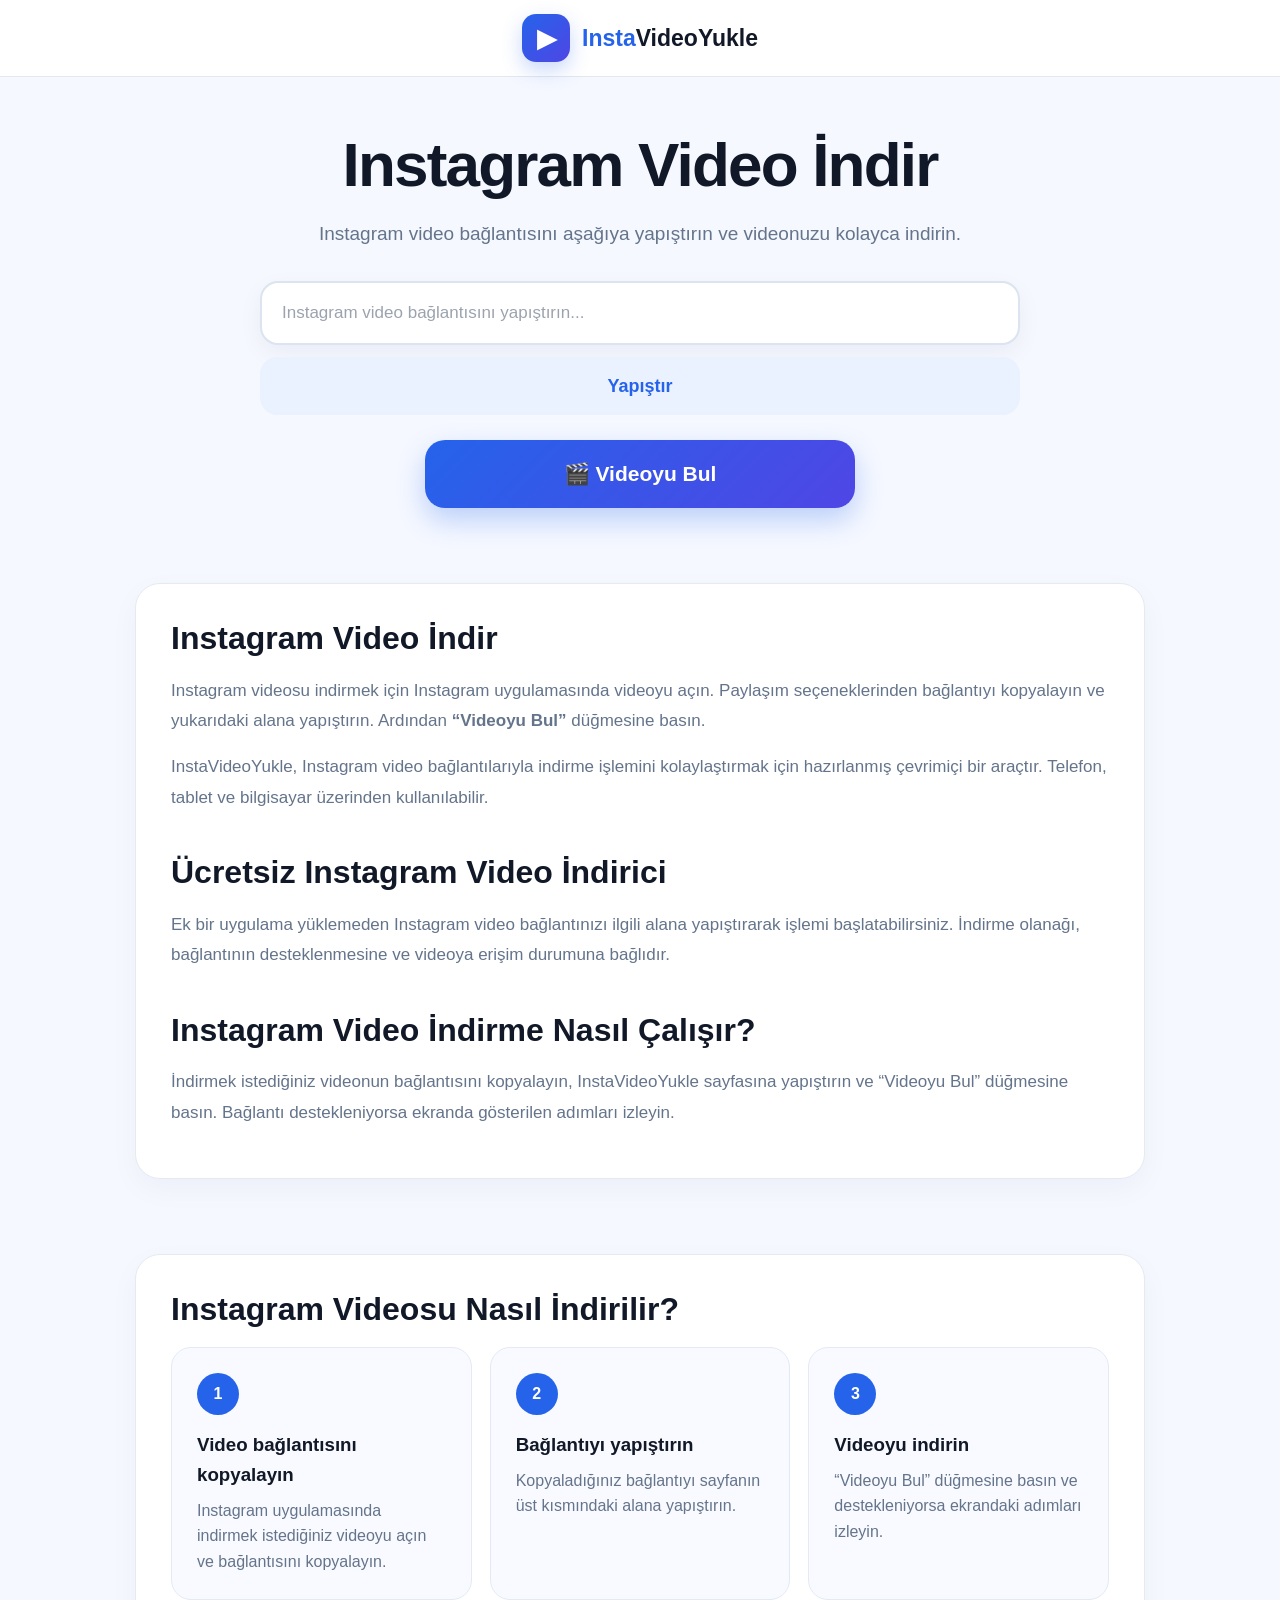
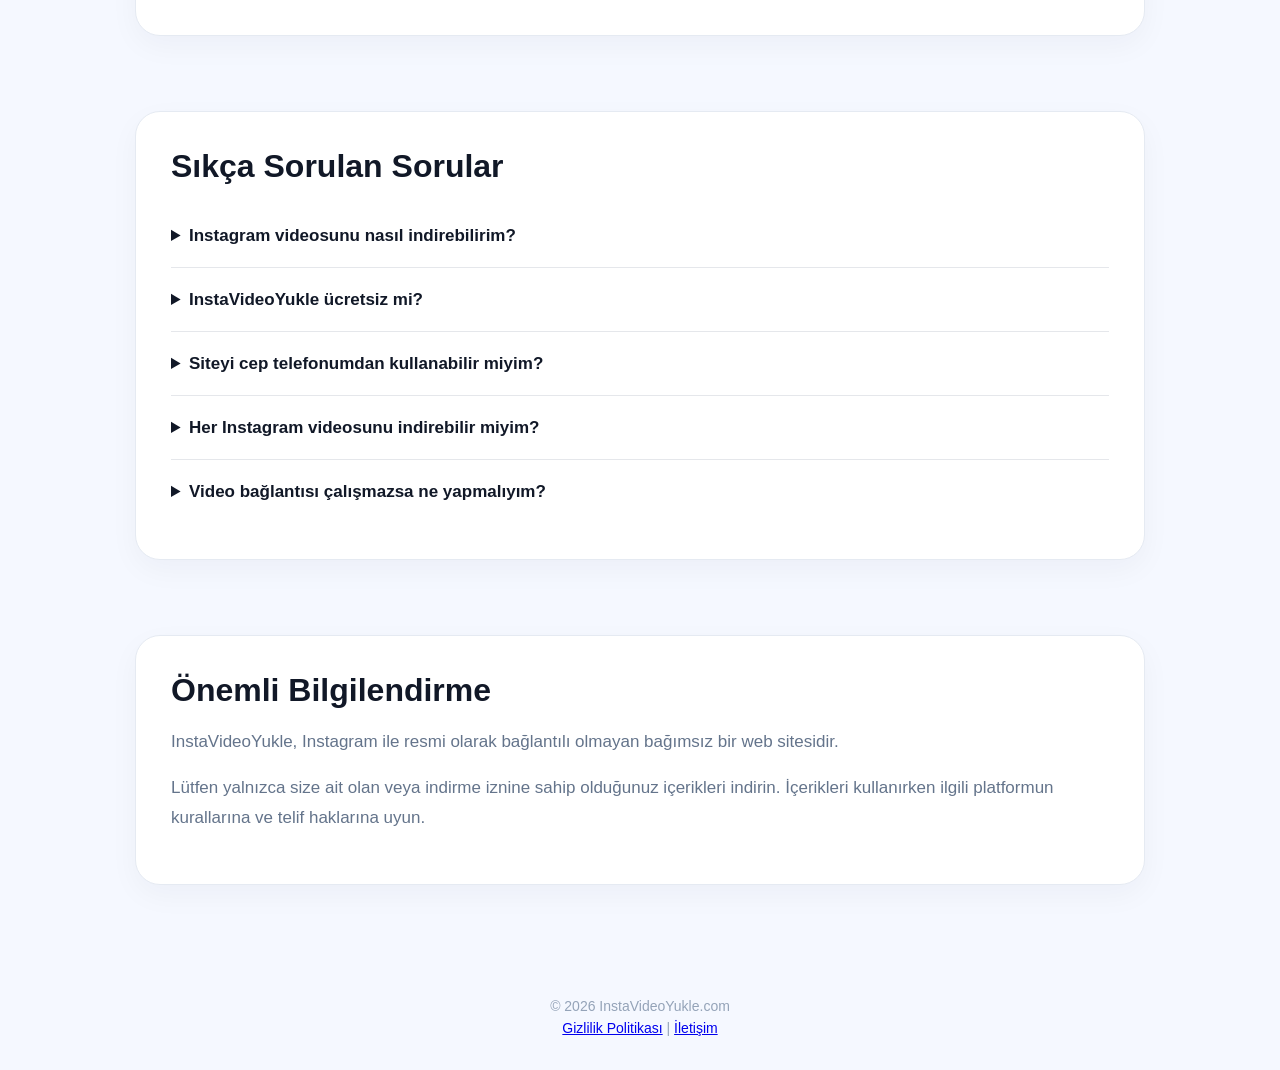
<file: index.html>
<!DOCTYPE html>
<html lang="tr">
<head>
    <meta charset="UTF-8">
    <meta name="viewport" content="width=device-width, initial-scale=1.0">
    <meta name="theme-color" content="#111827">
    <title>Instagram Video İndir | Ücretsiz Instagram Video İndirici</title>
    <meta name="description" content="Instagram videolarını çevrimiçi indirin. Video bağlantısını yapıştırın ve videonuzu telefonunuza veya bilgisayarınıza kolayca indirin.">
    <meta name="robots" content="index, follow, max-image-preview:large">
    <link rel="canonical" href="https://instavideoyukle.com/">
    <meta property="og:type" content="website">
    <meta property="og:url" content="https://instavideoyukle.com/">
    <meta property="og:title" content="Instagram Video İndir | InstaVideoYukle">
    <meta property="og:description" content="Instagram videolarını çevrimiçi ve ücretsiz indirin. Bağlantıyı yapıştırın ve videonuzu indirin.">
    <meta property="og:site_name" content="InstaVideoYukle">
    <meta property="og:locale" content="tr_TR">
    <!-- AdSense kodu korundu -->
    <script async src="https://pagead2.googlesyndication.com/pagead/js/adsbygoogle.js?client=ca-pub-6558836379736589" crossorigin="anonymous"></script>
    <link rel="stylesheet" href="style.css">
    <link rel="icon" href="favicon.png" type="image/png">
    <script type="application/ld+json">
    {
      "@context": "https://schema.org",
      "@type": "WebApplication",
      "name": "InstaVideoYukle",
      "url": "https://instavideoyukle.com/",
      "description": "Instagram videolarını çevrimiçi indirmek için ücretsiz video indirme aracı.",
      "applicationCategory": "MultimediaApplication",
      "inLanguage": "tr",
      "operatingSystem": "Android, iOS, Windows, macOS, Linux",
      "offers": {
        "@type": "Offer",
        "price": "0",
        "priceCurrency": "TRY"
      }
    }
    </script>
</head>
<body>
<header class="header">
    <div class="logo">▶</div>
    <div class="brand"><span>Insta</span>VideoYukle</div>
</header>
<main>
    <section class="hero">
        <h1>Instagram Video İndir</h1>
        <p class="subtitle">Instagram video bağlantısını aşağıya yapıştırın ve videonuzu kolayca indirin.</p>
        <form id="downloadForm">
            <div class="input-container">
                <input
                    type="url"
                    id="urlInput"
                    name="url"
                    placeholder="Instagram video bağlantısını yapıştırın..."
                    autocomplete="off"
                    required
                >
                <button type="button" id="pasteBtn">Yapıştır</button>
            </div>
            <button type="submit" id="mainSubmitBtn" class="btn-primary">
                🎬 Videoyu Bul
            </button>
        </form>
        <div id="loading" style="display:none;">
            <div class="loader"></div>
            <p>Video hazırlanıyor...</p>
        </div>
        <div id="result" class="hidden">
            <div id="resultText"></div>
            <button type="button" id="downloadBtn" class="btn-primary hidden">
                ⬇️ Videoyu İndir
            </button>
        </div>
    </section>
    <section class="seo-content">
        <h2>Instagram Video İndir</h2>
        <p>Instagram videosu indirmek için Instagram uygulamasında videoyu açın. Paylaşım seçeneklerinden bağlantıyı kopyalayın ve yukarıdaki alana yapıştırın. Ardından <strong>“Videoyu Bul”</strong> düğmesine basın.</p>
        <p>InstaVideoYukle, Instagram video bağlantılarıyla indirme işlemini kolaylaştırmak için hazırlanmış çevrimiçi bir araçtır. Telefon, tablet ve bilgisayar üzerinden kullanılabilir.</p>
        <h2>Ücretsiz Instagram Video İndirici</h2>
        <p>Ek bir uygulama yüklemeden Instagram video bağlantınızı ilgili alana yapıştırarak işlemi başlatabilirsiniz. İndirme olanağı, bağlantının desteklenmesine ve videoya erişim durumuna bağlıdır.</p>
        <h2>Instagram Video İndirme Nasıl Çalışır?</h2>
        <p>İndirmek istediğiniz videonun bağlantısını kopyalayın, InstaVideoYukle sayfasına yapıştırın ve “Videoyu Bul” düğmesine basın. Bağlantı destekleniyorsa ekranda gösterilen adımları izleyin.</p>
    </section>
    <section class="how-it-works">
        <h2>Instagram Videosu Nasıl İndirilir?</h2>
        <div class="steps">
            <div class="step">
                <span class="step-number">1</span>
                <h3>Video bağlantısını kopyalayın</h3>
                <p>Instagram uygulamasında indirmek istediğiniz videoyu açın ve bağlantısını kopyalayın.</p>
            </div>
            <div class="step">
                <span class="step-number">2</span>
                <h3>Bağlantıyı yapıştırın</h3>
                <p>Kopyaladığınız bağlantıyı sayfanın üst kısmındaki alana yapıştırın.</p>
            </div>
            <div class="step">
                <span class="step-number">3</span>
                <h3>Videoyu indirin</h3>
                <p>“Videoyu Bul” düğmesine basın ve destekleniyorsa ekrandaki adımları izleyin.</p>
            </div>
        </div>
    </section>
    <section class="faq">
        <h2>Sıkça Sorulan Sorular</h2>
        <details>
            <summary>Instagram videosunu nasıl indirebilirim?</summary>
            <p>Video bağlantısını kopyalayın, bu sayfadaki alana yapıştırın ve “Videoyu Bul” düğmesine basın.</p>
        </details>
        <details>
            <summary>InstaVideoYukle ücretsiz mi?</summary>
            <p>InstaVideoYukle, video indirme aracını ücretsiz kullanabilmeniz amacıyla hazırlanmıştır.</p>
        </details>
        <details>
            <summary>Siteyi cep telefonumdan kullanabilir miyim?</summary>
            <p>Evet. Site cep telefonları, tabletler ve bilgisayarlarla kullanılabilecek şekilde tasarlanmıştır.</p>
        </details>
        <details>
            <summary>Her Instagram videosunu indirebilir miyim?</summary>
            <p>Her video desteklenmeyebilir. Özel hesaplar, erişim kısıtlamaları veya desteklenmeyen bağlantılar nedeniyle indirme başarısız olabilir.</p>
        </details>
        <details>
            <summary>Video bağlantısı çalışmazsa ne yapmalıyım?</summary>
            <p>Bağlantının doğru kopyalandığını kontrol edin. Sorun devam ederse bağlantı desteklenmiyor olabilir.</p>
        </details>
    </section>
    <section class="info">
        <h2>Önemli Bilgilendirme</h2>
        <p>InstaVideoYukle, Instagram ile resmi olarak bağlantılı olmayan bağımsız bir web sitesidir.</p>
        <p>Lütfen yalnızca size ait olan veya indirme iznine sahip olduğunuz içerikleri indirin. İçerikleri kullanırken ilgili platformun kurallarına ve telif haklarına uyun.</p>
    </section>
</main>
<footer>
    <p>© 2026 InstaVideoYukle.com</p>
    <p><a href="/privacy.html">Gizlilik Politikası</a> | <a href="/contact.html">İletişim</a></p>
</footer>
<script src="script.js"></script>
</body>
</html>
</file>
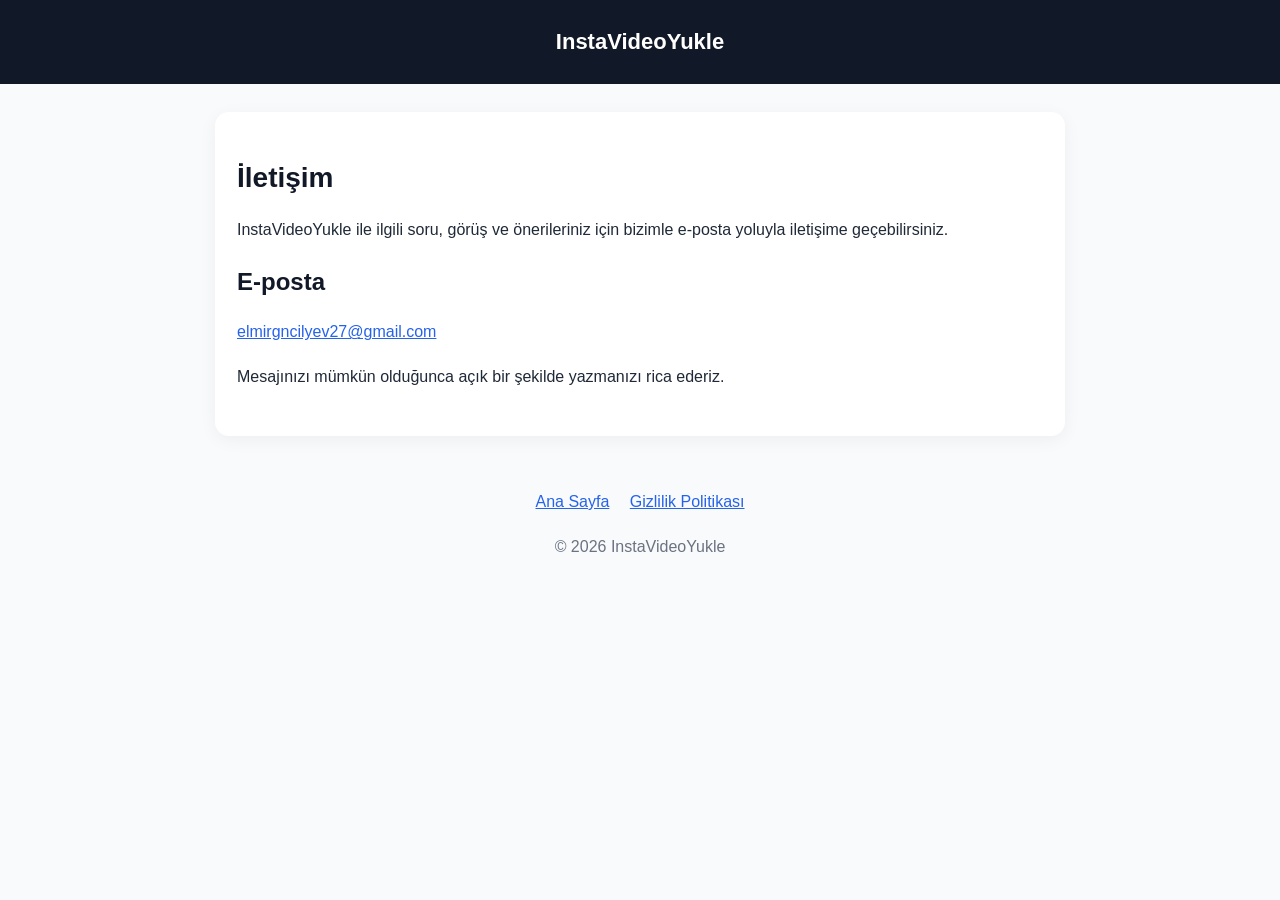
<file: contact.html>
<!DOCTYPE html>
<html lang="tr">
<head>
  <meta charset="UTF-8">
  <meta name="viewport" content="width=device-width, initial-scale=1.0">
  <meta name="robots" content="index, follow">
  <meta name="description" content="InstaVideoYukle iletişim sayfası. Sorularınız ve önerileriniz için bizimle iletişime geçin.">
  <title>İletişim | InstaVideoYukle</title>
  <link rel="canonical" href="https://instavideoyukle.com/contact.html">
  <meta name="theme-color" content="#111827">
  <style>
    * { box-sizing: border-box; }
    body {
      margin: 0;
      background: #f8fafc;
      color: #1f2937;
      font-family: Arial, sans-serif;
      line-height: 1.8;
    }
    header {
      background: #111827;
      color: white;
      padding: 22px 16px;
      text-align: center;
    }
    header a {
      color: white;
      text-decoration: none;
      font-weight: bold;
      font-size: 22px;
    }
    main {
      max-width: 850px;
      margin: 28px auto;
      padding: 28px 22px;
      background: white;
      border-radius: 14px;
      box-shadow: 0 4px 18px rgba(0,0,0,.05);
    }
    h1, h2 { color: #111827; line-height: 1.4; }
    h1 { font-size: 28px; }
    a { color: #2563eb; }
    footer {
      text-align: center;
      padding: 24px 16px;
      color: #6b7280;
    }
    footer a { margin: 0 8px; }
  </style>
</head>
<body>
  <header>
    <a href="https://instavideoyukle.com/">InstaVideoYukle</a>
  </header>
  <main>
    <h1>İletişim</h1>
    <p>InstaVideoYukle ile ilgili soru, görüş ve önerileriniz için bizimle e-posta yoluyla iletişime geçebilirsiniz.</p>
<h2>E-posta</h2>
<p>
  <a href="mailto:elmirgncilyev27@gmail.com">elmirgncilyev27@gmail.com</a>
</p>
<p>Mesajınızı mümkün olduğunca açık bir şekilde yazmanızı rica ederiz.</p>
  </main>
  <footer>
    <a href="https://instavideoyukle.com/">Ana Sayfa</a>
    <a href="https://instavideoyukle.com/privacy.html">Gizlilik Politikası</a>
    <p>© 2026 InstaVideoYukle</p>
  </footer>
</body>
</html>
</file>
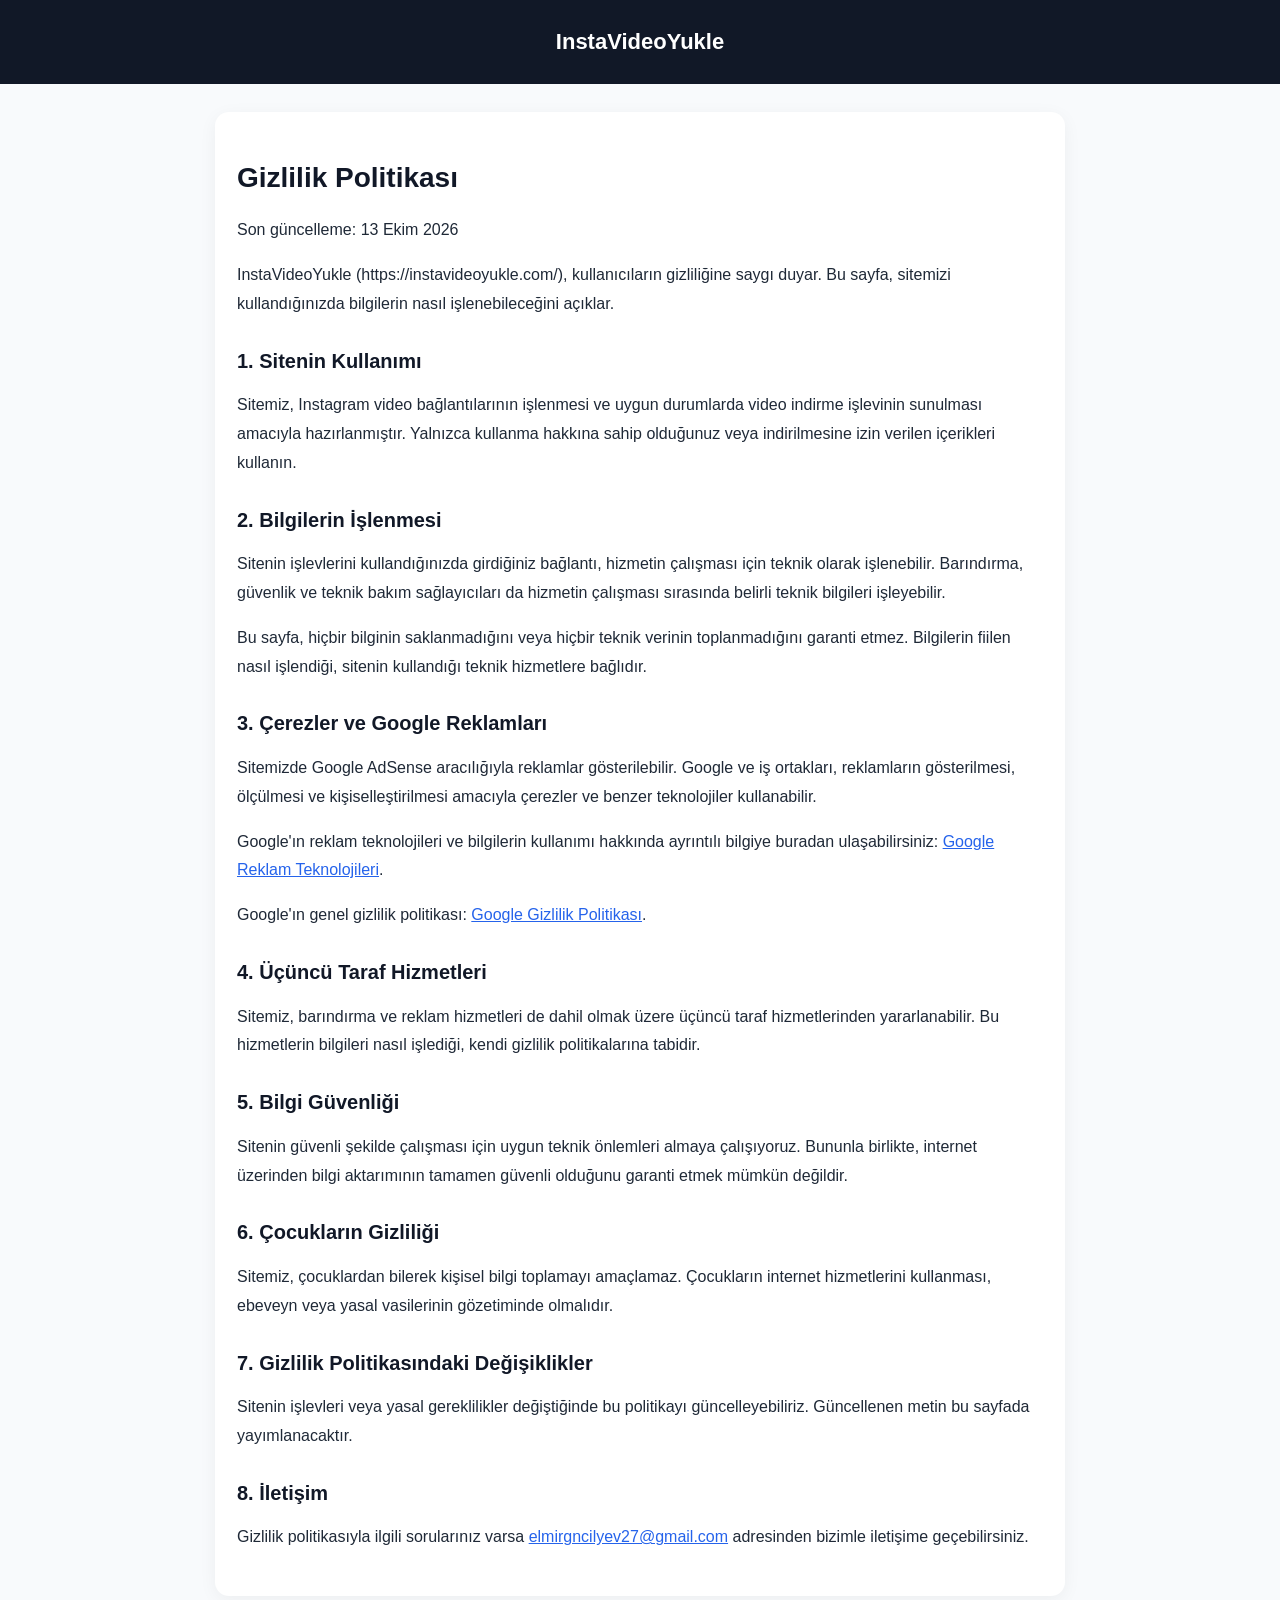
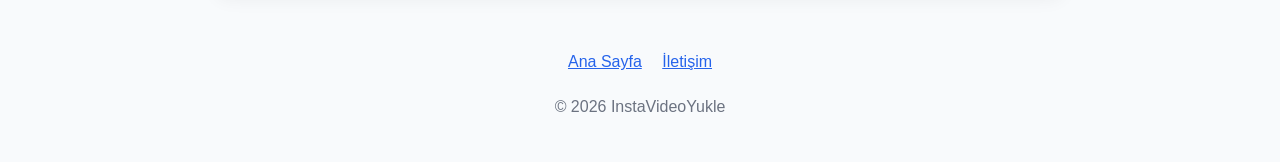
<file: privacy.html>
<!DOCTYPE html>
<html lang="tr">
<head>
  <meta charset="UTF-8">
  <meta name="viewport" content="width=device-width, initial-scale=1.0">
  <meta name="robots" content="index, follow">
  <meta name="description" content="InstaVideoYukle gizlilik politikası: bilgilerin kullanımı, çerezler ve reklamlar hakkında bilgi.">
  <title>Gizlilik Politikası | InstaVideoYukle</title>
  <link rel="canonical" href="https://instavideoyukle.com/privacy.html">
  <meta name="theme-color" content="#111827">
  <style>
    * { box-sizing: border-box; }
    body {
      margin: 0;
      background: #f8fafc;
      color: #1f2937;
      font-family: Arial, sans-serif;
      line-height: 1.8;
    }
    header {
      background: #111827;
      color: white;
      padding: 22px 16px;
      text-align: center;
    }
    header a {
      color: white;
      text-decoration: none;
      font-weight: bold;
      font-size: 22px;
    }
    main {
      max-width: 850px;
      margin: 28px auto;
      padding: 28px 22px;
      background: white;
      border-radius: 14px;
      box-shadow: 0 4px 18px rgba(0,0,0,.05);
    }
    h1, h2 { color: #111827; line-height: 1.4; }
    h1 { font-size: 28px; }
    h2 { margin-top: 28px; font-size: 20px; }
    a { color: #2563eb; }
    footer {
      text-align: center;
      padding: 24px 16px;
      color: #6b7280;
    }
    footer a { margin: 0 8px; }
  </style>
</head>
<body>
  <header>
    <a href="https://instavideoyukle.com/">InstaVideoYukle</a>
  </header>
  <main>
    <h1>Gizlilik Politikası</h1>
    <p>Son güncelleme: 13 Ekim 2026</p>
    <p>InstaVideoYukle (https://instavideoyukle.com/), kullanıcıların gizliliğine saygı duyar. Bu sayfa, sitemizi kullandığınızda bilgilerin nasıl işlenebileceğini açıklar.</p>
<h2>1. Sitenin Kullanımı</h2>
<p>Sitemiz, Instagram video bağlantılarının işlenmesi ve uygun durumlarda video indirme işlevinin sunulması amacıyla hazırlanmıştır. Yalnızca kullanma hakkına sahip olduğunuz veya indirilmesine izin verilen içerikleri kullanın.</p>
<h2>2. Bilgilerin İşlenmesi</h2>
<p>Sitenin işlevlerini kullandığınızda girdiğiniz bağlantı, hizmetin çalışması için teknik olarak işlenebilir. Barındırma, güvenlik ve teknik bakım sağlayıcıları da hizmetin çalışması sırasında belirli teknik bilgileri işleyebilir.</p>
<p>Bu sayfa, hiçbir bilginin saklanmadığını veya hiçbir teknik verinin toplanmadığını garanti etmez. Bilgilerin fiilen nasıl işlendiği, sitenin kullandığı teknik hizmetlere bağlıdır.</p>
<h2>3. Çerezler ve Google Reklamları</h2>
<p>Sitemizde Google AdSense aracılığıyla reklamlar gösterilebilir. Google ve iş ortakları, reklamların gösterilmesi, ölçülmesi ve kişiselleştirilmesi amacıyla çerezler ve benzer teknolojiler kullanabilir.</p>
<p>Google'ın reklam teknolojileri ve bilgilerin kullanımı hakkında ayrıntılı bilgiye buradan ulaşabilirsiniz:
  <a href="https://policies.google.com/technologies/ads" target="_blank" rel="noopener noreferrer">Google Reklam Teknolojileri</a>.
</p>
<p>Google'ın genel gizlilik politikası:
  <a href="https://policies.google.com/privacy" target="_blank" rel="noopener noreferrer">Google Gizlilik Politikası</a>.
</p>
<h2>4. Üçüncü Taraf Hizmetleri</h2>
<p>Sitemiz, barındırma ve reklam hizmetleri de dahil olmak üzere üçüncü taraf hizmetlerinden yararlanabilir. Bu hizmetlerin bilgileri nasıl işlediği, kendi gizlilik politikalarına tabidir.</p>
<h2>5. Bilgi Güvenliği</h2>
<p>Sitenin güvenli şekilde çalışması için uygun teknik önlemleri almaya çalışıyoruz. Bununla birlikte, internet üzerinden bilgi aktarımının tamamen güvenli olduğunu garanti etmek mümkün değildir.</p>
<h2>6. Çocukların Gizliliği</h2>
<p>Sitemiz, çocuklardan bilerek kişisel bilgi toplamayı amaçlamaz. Çocukların internet hizmetlerini kullanması, ebeveyn veya yasal vasilerinin gözetiminde olmalıdır.</p>
<h2>7. Gizlilik Politikasındaki Değişiklikler</h2>
<p>Sitenin işlevleri veya yasal gereklilikler değiştiğinde bu politikayı güncelleyebiliriz. Güncellenen metin bu sayfada yayımlanacaktır.</p>
<h2>8. İletişim</h2>
<p>Gizlilik politikasıyla ilgili sorularınız varsa <a href="mailto:elmirgncilyev27@gmail.com">elmirgncilyev27@gmail.com</a> adresinden bizimle iletişime geçebilirsiniz.</p>
  </main>
  <footer>
    <a href="https://instavideoyukle.com/">Ana Sayfa</a>
    <a href="https://instavideoyukle.com/contact.html">İletişim</a>
    <p>© 2026 InstaVideoYukle</p>
  </footer>
</body>
</html>
</file>
<file: style.css>
* {
    box-sizing: border-box;
    margin: 0;
    padding: 0;
}

html {
    scroll-behavior: smooth;
}

body {
    font-family: -apple-system, BlinkMacSystemFont, "Segoe UI", Roboto, Arial, sans-serif;
    background: #f5f8ff;
    color: #111827;
    line-height: 1.6;
}

/* HEADER */
.header {
    width: 100%;
    background: #ffffff;
    border-bottom: 1px solid #e5e7eb;
    display: flex;
    align-items: center;
    justify-content: center;
    gap: 12px;
    padding: 14px 20px;
    position: sticky;
    top: 0;
    z-index: 100;
}

.logo {
    width: 48px;
    height: 48px;
    border-radius: 14px;
    background: linear-gradient(135deg, #2563eb, #4f46e5);
    color: white;
    display: flex;
    align-items: center;
    justify-content: center;
    font-size: 25px;
    font-weight: 800;
    box-shadow: 0 8px 20px rgba(37, 99, 235, 0.25);
}

.brand {
    font-size: 23px;
    font-weight: 800;
    color: #111827;
}

.brand span {
    color: #2563eb;
}

/* MAIN */
main {
    width: 100%;
    max-width: 1050px;
    margin: 0 auto;
    padding: 55px 20px 80px;
}

/* HERO */
.hero {
    text-align: center;
    max-width: 850px;
    margin: 0 auto;
}

.hero h1 {
    font-size: clamp(38px, 7vw, 62px);
    line-height: 1.08;
    font-weight: 850;
    letter-spacing: -1.8px;
    color: #111827;
    margin-bottom: 20px;
}

.subtitle {
    max-width: 700px;
    margin: 0 auto 32px;
    font-size: 19px;
    color: #64748b;
}

/* FORM */
#downloadForm {
    width: 100%;
    max-width: 760px;
    margin: 0 auto;
}

/* INPUT */
.input-container {
    width: 100%;
    display: flex;
    flex-direction: column;
    gap: 12px;
}

#urlInput {
    width: 100%;
    height: 64px;
    padding: 0 20px;
    border: 2px solid #dbe4f0;
    border-radius: 18px;
    background: #ffffff;
    color: #111827;
    font-size: 17px;
    outline: none;
    box-shadow: 0 8px 25px rgba(15, 23, 42, 0.05);
    transition: 0.2s ease;
}

#urlInput:focus {
    border-color: #2563eb;
    box-shadow: 0 0 0 4px rgba(37, 99, 235, 0.10);
}

#urlInput::placeholder {
    color: #9ca3af;
}

/* YAPIŞDIR */
#pasteBtn {
    width: 100%;
    height: 58px;
    border: none;
    border-radius: 17px;
    background: #eaf1ff;
    color: #2563eb;
    font-size: 18px;
    font-weight: 750;
    cursor: pointer;
    transition: 0.2s ease;
}

#pasteBtn:hover {
    background: #dce8ff;
}

/* 🎬 VIDEONU TAP */
#mainSubmitBtn {
    display: block !important;
    width: 100% !important;
    max-width: 430px !important;
    height: 68px !important;

    margin: 25px auto 0 !important;

    border: none !important;
    border-radius: 20px !important;

    background: linear-gradient(135deg, #2563eb, #4f46e5) !important;
    color: #ffffff !important;

    font-size: 21px !important;
    font-weight: 800 !important;

    cursor: pointer !important;

    box-shadow: 0 12px 28px rgba(37, 99, 235, 0.28) !important;

    transition: transform 0.2s ease,
                box-shadow 0.2s ease !important;
}

#mainSubmitBtn:hover {
    transform: translateY(-2px) !important;
    box-shadow: 0 16px 35px rgba(37, 99, 235, 0.35) !important;
}

#mainSubmitBtn:active {
    transform: scale(0.97) !important;
}

/* LOADING */
#loading {
    margin: 30px auto;
    text-align: center;
}

#loading p {
    margin-top: 12px;
    color: #64748b;
    font-size: 17px;
}

.loader {
    width: 42px;
    height: 42px;
    margin: auto;
    border: 4px solid #dbe4f0;
    border-top-color: #2563eb;
    border-radius: 50%;
    animation: spin 0.8s linear infinite;
}

@keyframes spin {
    to {
        transform: rotate(360deg);
    }
}

/* RESULT */
#result {
    margin: 30px auto;
    max-width: 600px;
}

.hidden {
    display: none !important;
}

/* DOWNLOAD BUTTON */
#downloadBtn {
    display: block;
    width: 100%;
    max-width: 400px;
    margin: 20px auto;
    padding: 17px 25px;
    border: none;
    border-radius: 18px;
    background: #16a34a;
    color: white;
    font-size: 19px;
    font-weight: 800;
    cursor: pointer;
}

/* CONTENT */
.seo-content,
.how-it-works,
.faq,
.info {
    margin-top: 75px;
    background: #ffffff;
    padding: 35px;
    border-radius: 25px;
    border: 1px solid #e5eaf2;
    box-shadow: 0 10px 30px rgba(15, 23, 42, 0.04);
}

h2 {
    color: #111827;
    font-size: 32px;
    line-height: 1.2;
    margin-bottom: 18px;
}

.seo-content h2:not(:first-child) {
    margin-top: 40px;
}

.seo-content p,
.info p {
    color: #64748b;
    font-size: 17px;
    line-height: 1.8;
    margin-bottom: 15px;
}

/* STEPS */
.steps {
    display: grid;
    grid-template-columns: repeat(3, 1fr);
    gap: 18px;
}

.step {
    padding: 25px;
    background: #f8faff;
    border: 1px solid #e3eaf5;
    border-radius: 20px;
}

.step-number {
    width: 42px;
    height: 42px;
    display: flex;
    align-items: center;
    justify-content: center;
    border-radius: 50%;
    background: #2563eb;
    color: white;
    font-weight: 800;
    margin-bottom: 15px;
}

.step h3 {
    margin-bottom: 8px;
    color: #111827;
}

.step p {
    color: #64748b;
}

/* FAQ */
.faq details {
    border-bottom: 1px solid #e5e7eb;
    padding: 18px 0;
}

.faq details:last-child {
    border-bottom: none;
}

.faq summary {
    cursor: pointer;
    font-weight: 750;
    color: #111827;
    font-size: 17px;
}

.faq details p {
    margin-top: 12px;
    color: #64748b;
}

/* FOOTER */
footer {
    text-align: center;
    padding: 30px 20px;
    color: #94a3b8;
    font-size: 14px;
}

/* MOBILE */
@media (max-width: 700px) {

    .header {
        padding: 12px 15px;
    }

    .logo {
        width: 44px;
        height: 44px;
        font-size: 22px;
    }

    .brand {
        font-size: 20px;
    }

    main {
        padding: 40px 14px 60px;
    }

    .hero h1 {
        font-size: 40px;
        letter-spacing: -1px;
    }

    .subtitle {
        font-size: 17px;
        line-height: 1.6;
    }

    #urlInput {
        height: 60px;
        font-size: 16px;
    }

    #pasteBtn {
        height: 56px;
    }

    #mainSubmitBtn {
        width: 100% !important;
        max-width: 100% !important;
        height: 64px !important;
        font-size: 20px !important;
        border-radius: 18px !important;
    }

    .seo-content,
    .how-it-works,
    .faq,
    .info {
        margin-top: 50px;
        padding: 24px 18px;
        border-radius: 20px;
    }

    h2 {
        font-size: 28px;
    }

    .seo-content p,
    .info p {
        font-size: 16px;
    }

    .steps {
        grid-template-columns: 1fr;
    }
}

@media (max-width: 390px) {

    .hero h1 {
        font-size: 35px;
    }

    .brand {
        font-size: 18px;
    }
}
</file>
